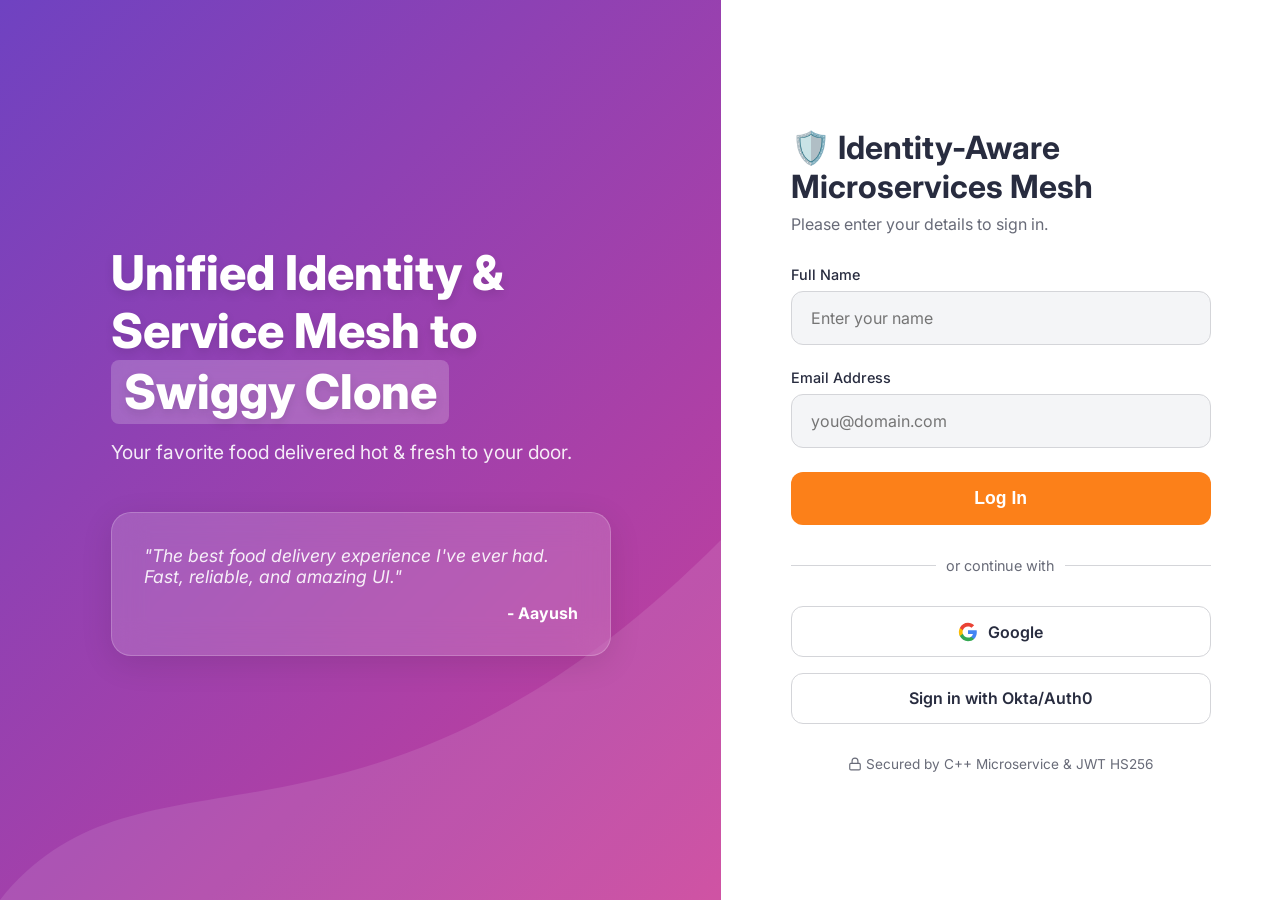
<file: index.html>
<!doctype html>
<html lang="en">
  <head>
<link rel="icon" href="data:image/svg+xml,<svg xmlns=%22http://www.w3.org/2000/svg%22 viewBox=%220 0 100 100%22><text y=%22.9em%22 font-size=%2290%22>🔒</text></svg>">
    <meta charset="UTF-8" />
    <meta name="viewport" content="width=device-width, initial-scale=1.0" />

    <title>Identity-Aware Backend</title>
    <meta name="description" content="Aayush's Scalable Food Delivery System built with C++ Microservices." />
    <meta property="og:type" content="website" />
    <meta property="og:url" content="http://65.2.37.48/" />
    <meta property="og:title" content="Swiggy Clone Architecture - By Aayush" />
    <meta property="og:description" content="Try out my scalable food delivery system! Fast, secure, and built on AWS." />
    <meta property="og:image" content="https://cdn.iconscout.com/icon/free/png-256/free-swiggy-1613371-1369418.png" />

    <link rel="preconnect" href="https://fonts.googleapis.com" />
    <link rel="preconnect" href="https://fonts.gstatic.com" crossorigin />
    <link href="https://fonts.googleapis.com/css2?family=Inter:wght@400;500;600;700;800&display=swap" rel="stylesheet" />
    <link rel="stylesheet" href="assets/css/login.css" />

    <script src="https://accounts.google.com/gsi/client" async defer></script>
  </head>
  <body>
    <style>
      #mobile-blocker { display: none; }

      @media (max-width: 768px) {
          body { overflow: hidden !important; background-color: #0f172a !important; }
          body > *:not(#mobile-blocker):not(style) { display: none !important; }

          #mobile-blocker {
              display: flex !important;
              position: fixed !important;
              top: 0 !important; left: 0 !important;
              width: 100vw !important; height: 100vh !important;
              background-color: #0f172a !important;
              color: #e2e8f0 !important;
              flex-direction: column !important;
              justify-content: center !important;
              align-items: center !important;
              z-index: 999999999 !important;
              padding: 30px !important; box-sizing: border-box !important;
              font-family: 'Inter', system-ui, sans-serif !important;
          }
          #mobile-blocker .lock-icon { font-size: 45px !important; margin-bottom: 15px !important; }
          #mobile-blocker h2 { color: #fc8019 !important; font-size: 22px !important; text-align: center !important; margin-bottom: 10px !important; font-weight: 800 !important; text-transform: uppercase !important; line-height: 1.2 !important; }
          #mobile-blocker h2 span { color: #ef4444 !important; font-size: 15px !important; display: block !important; margin-top: 5px !important; }
          #mobile-blocker .subtitle { font-size: 14px !important; text-align: center !important; color: #94a3b8 !important; margin-bottom: 25px !important; }
          #mobile-blocker .tech-stack { background: rgba(255, 255, 255, 0.05) !important; border: 1px solid rgba(255, 255, 255, 0.1) !important; border-radius: 8px !important; padding: 20px !important; width: 100% !important; max-width: 350px !important; margin-bottom: 25px !important; }
          #mobile-blocker .tech-stack p { color: #10b981 !important; font-size: 14px !important; margin-bottom: 12px !important; font-weight: bold !important; text-transform: uppercase !important; }
          #mobile-blocker .tech-stack ul { list-style: none !important; padding: 0 !important; margin: 0 !important; }
          #mobile-blocker .tech-stack ul li { font-size: 13px !important; margin-bottom: 10px !important; color: #cbd5e1 !important; font-family: 'Courier New', Courier, monospace !important; text-align: left !important; }
          #mobile-blocker .action-req { font-size: 13px !important; text-align: center !important; color: #fcd34d !important; line-height: 1.5 !important; background: rgba(252, 211, 77, 0.1) !important; padding: 15px !important; border-radius: 6px !important; border: 1px dashed #fcd34d !important; }
      }
    </style>

    <div id="mobile-blocker">
      <div class="lock-icon">🔒</div>
      <h2>SYSTEM DASHBOARD<br /><span>RESTRICTED ACCESS</span></h2>
      <p class="subtitle">This environment is optimized for Desktop monitors to view real-time backend telemetry.</p>

      <div class="tech-stack">
        <p><b>⚙️ Architecture Overview:</b></p>
        <ul>
          <li>> High-Throughput <b>C++ Microservices</b></li>
          <li>> Event-Driven Processing via <b>Kafka</b></li>
          <li>> Low-Latency Caching with <b>Redis Cloud</b></li>
          <li>> Scalable Infrastructure on <b>AWS (EC2 & RDS)</b></li>
          <li>> Secure Auth via <b>Google OAuth 2.0</b></li>
        </ul>
      </div>

      <p class="action-req">⚠️ <b>Action Required:</b> Please open this URL on a Laptop or Desktop to access the System UI.</p>
    </div>

    <div class="split-layout">
      <div class="left-pane">
        <div class="animated-bg"></div>
        <div class="content">
          <h1>Unified Identity & Service Mesh to <span class="brand">Swiggy Clone</span></h1>
          <p>Your favorite food delivered hot & fresh to your door.</p>
          <div class="glass-card">
            <p>"The best food delivery experience I've ever had. Fast, reliable, and amazing UI."</p>
            <div class="author">- Aayush</div>
          </div>
        </div>
      </div>

      <div class="right-pane">
        <div class="auth-container">

          <form id="auth-form" class="auth-form" onsubmit="handleAuth(event)">
            <h2 id="form-title">🛡️ Identity-Aware Microservices Mesh</h2>
            <p class="subtitle">Please enter your details to sign in.</p>

            <div class="form-group slide-input">
              <label for="user-full-name">Full Name</label>
              <input type="text" id="user-full-name" placeholder="Enter your name" required autocomplete="off" />
            </div>

            <div class="form-group slide-input">
              <label for="user-email-address">Email Address</label>
              <input type="email" id="user-email-address" placeholder="you@domain.com" required autocomplete="off" />
            </div>

            <button type="submit" class="primary-btn" id="submit-btn">
              <span class="btn-text" id="submit-text">Log In</span>
              <span class="spinner hidden"></span>
            </button>
          </form>

          <div class="divider">
            <span>or continue with</span>
          </div>

          <div class="social-login">
            <button class="social-btn google-btn" type="button" onclick="handleGoogleLogin()">
              <svg viewBox="0 0 24 24" width="20" height="20" xmlns="http://www.w3.org/2000/svg">
                <path d="M22.56 12.25c0-.78-.07-1.53-.2-2.25H12v4.26h5.92c-.26 1.37-1.04 2.53-2.21 3.31v2.77h3.57c2.08-1.92 3.28-4.74 3.28-8.09z" fill="#4285F4"/>
                <path d="M12 23c2.97 0 5.46-.98 7.28-2.66l-3.57-2.77c-.98.66-2.23 1.06-3.71 1.06-2.86 0-5.29-1.93-6.16-4.53H2.18v2.84C3.99 20.53 7.7 23 12 23z" fill="#34A853"/>
                <path d="M5.84 14.09c-.22-.66-.35-1.36-.35-2.09s.13-1.43.35-2.09V7.07H2.18C1.43 8.55 1 10.22 1 12s.43 3.45 1.18 4.93l2.85-2.22.81-.62z" fill="#FBBC05"/>
                <path d="M12 5.38c1.62 0 3.06.56 4.21 1.64l3.15-3.15C17.45 2.09 14.97 1 12 1 7.7 1 3.99 3.47 2.18 7.07l3.66 2.84c.87-2.6 3.3-4.53 6.16-4.53z" fill="#EA4335"/>
              </svg>
              Google
            </button>

            <button class="social-btn sso-btn" type="button" onclick="handleAuth0Login()">
              Sign in with Okta/Auth0
            </button>
          </div>

          <div class="secure-footer">
            <svg viewBox="0 0 24 24" width="14" height="14" fill="none" stroke="currentColor" stroke-width="2" stroke-linecap="round" stroke-linejoin="round" style="margin-right: 4px;">
              <rect x="3" y="11" width="18" height="11" rx="2" ry="2"></rect>
              <path d="M7 11V7a5 5 0 0 1 10 0v4"></path>
            </svg>
            Secured by C++ Microservice & JWT HS256
          </div>
        </div>
      </div>
    </div>

    <div id="toast-container" class="toast-container"></div>

    <script src="https://cdn.auth0.com/js/auth0-spa-js/2.0/auth0-spa-js.production.js"></script>
    <script src="assets/js/auth.js"></script>
    <script src="assets/js/login.js"></script>
  </body>
</html>
</file>
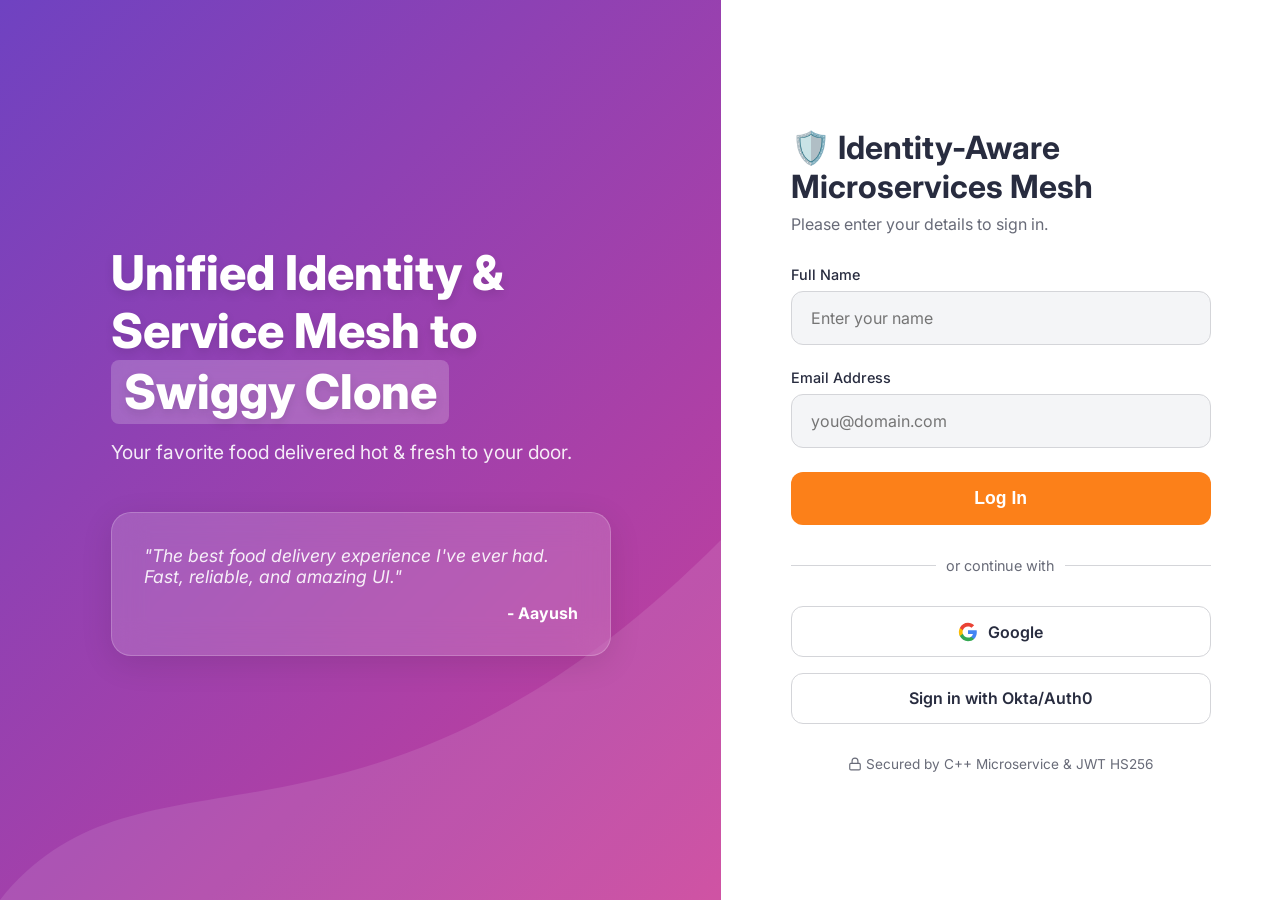
<file: dashboard.html>
<!doctype html>
<html lang="en">
  <head>
    <meta charset="UTF-8" />
    <meta name="viewport" content="width=device-width, initial-scale=1.0" />
    <title>
      Order food online from India's best food delivery service. Order from
      restaurants near you
    </title>

    <link rel="preconnect" href="https://fonts.googleapis.com" />
    <link rel="preconnect" href="https://fonts.gstatic.com" crossorigin />
    <link
      href="https://fonts.googleapis.com/css2?family=Proxima+Nova:wght@400;600;700;800&family=Inter:wght@400;500;600;700;800&display=swap"
      rel="stylesheet"
    />
    <link rel="stylesheet" href="assets/css/style.css" />
    <script src="https://cdn.auth0.com/js/auth0-spa-js/2.0/auth0-spa-js.production.js"></script>

    <style>
      #dev-monitor {
        width: 380px !important;
        background: rgba(10, 15, 25, 0.98) !important;
        border: 1px solid #334155 !important;
        padding: 20px !important;
      }
      #event-feed {
        height: 150px !important;
        overflow-y: auto !important;
        border-top: 1px solid #1e293b;
        margin-top: 10px;
        padding-top: 10px;
      }
      .feed-line {
        margin-bottom: 5px;
        border-left: 2px solid #fc8019;
        padding-left: 8px;
        font-size: 11px;
      }
    </style>
  </head>
  <body>
    <div id="mobile-blocker">
      <div class="lock-icon">🔒</div>
      <h2>SYSTEM DASHBOARD<br /><span>RESTRICTED ACCESS</span></h2>
      <p class="subtitle">
        This environment is optimized for Desktop monitors to view real-time
        backend telemetry.
      </p>

      <div class="tech-stack">
        <p><b>⚙️ Architecture Overview:</b></p>
        <ul>
          <li>> High-Throughput <b>C++ Microservices</b></li>
          <li>> Event-Driven Processing via <b>Kafka</b></li>
          <li>> Low-Latency Caching with <b>Redis Cloud</b></li>
          <li>> Scalable Infrastructure on <b>AWS (EC2 & RDS)</b></li>
          <li>> Secure Auth via <b>Google OAuth 2.0</b></li>
        </ul>
      </div>
      <p class="action-req">
        ⚠️ <b>Action Required:</b> Please open this URL on a Laptop or Desktop
        to access the Distributed System UI and Live Monitor.
      </p>
    </div>

    <header class="global-header">
      <div class="header-inner">
        <div class="header-left">
          <div class="logo-box">
            <img
              class="swiggy-logo"
              src="https://cdn.iconscout.com/icon/free/png-256/free-swiggy-1613371-1369418.png"
              alt="Swiggy"
            />
          </div>
        </div>

        <div class="header-right">
          <ul class="nav-list">
            <li class="nav-item">
              <a
                href="https://www.swiggy.com/corporate/"
                target="_blank"
                style="text-decoration: none; color: inherit; display: flex; align-items: center;"
              >
                <svg
                  width="20"
                  height="20"
                  viewBox="0 0 24 24"
                  fill="none"
                  class="nav-icon"
                >
                  <path
                    d="M21 8H3V6h18v2zm0 4H3v-2h18v2zm0 4H3v-2h18v2z"
                    fill="#3d4152"
                  ></path>
                </svg>
                Swiggy Corporate
              </a>
            </li>

            <li class="nav-item search-item">
              <a
                href="https://www.swiggy.com/search"
                target="_blank"
                style="text-decoration: none; color: inherit; display: flex; align-items: center;"
              >
                <svg viewBox="0 0 24 24" class="nav-icon">
                  <path
                    d="M15.5 14h-.79l-.28-.27C15.41 12.59 16 11.11 16 9.5 16 5.91 13.09 3 9.5 3S3 5.91 3 9.5 5.91 16 9.5 16c1.61 0 3.09-.59 4.23-1.57l.27.28v.79l5 4.99L20.49 19l-4.99-5zm-6 0C7.01 14 5 11.99 5 9.5S7.01 5 9.5 5 14 7.01 14 9.5 11.99 14 9.5 14z"
                    fill="#3d4152"
                  ></path>
                </svg>
                Search
              </a>
            </li>

            <li class="nav-item offers-item">
              <a
                href="https://www.swiggy.com/offers-near-me"
                target="_blank"
                style="text-decoration: none; color: inherit; display: flex; align-items: center;"
              >
                <svg viewBox="0 0 24 24" class="nav-icon">
                  <path
                    d="M21.41 11.58l-9-9C12.05 2.22 11.55 2 11 2H4c-1.1 0-2 .9-2 2v7c0 .55.22 1.05.59 1.41l9 9c.36.36.86.58 1.41.58s1.05-.22 1.41-.59l7-7c.36-.36.59-.86.59-1.41s-.23-1.06-.59-1.41zM5.5 7C4.67 7 4 6.33 4 5.5S4.67 4 5.5 4 7 4.67 7 5.5 6.33 7 5.5 7zm11.77 8.27l-7.25-7.25c.19-.34.33-.71.39-1.12l7.57 7.57c.18.18.29.43.29.7 s-.12.52-.3.7c-.18.18-.43.29-.7.29s-.52-.11-.7-.29z"
                    fill="#3d4152"
                  ></path>
                </svg>
                Offers <sup class="superscript">NEW</sup>
              </a>
            </li>

            <li class="nav-item" id="open-signin-modal">
              <svg viewBox="0 0 24 24" class="nav-icon">
                <path
                  d="M12 12c2.21 0 4-1.79 4-4s-1.79-4-4-4-4 1.79-4 4 1.79 4 4 4zm0 2c-2.67 0-8 1.34-8 4v2h16v-2c0-2.66-5.33-4-8-4z"
                  fill="#3d4152"
                ></path>
              </svg>
              <span id="user-display-name">Sign In</span>
            </li>

            <li
              class="nav-item cart-item"
              id="open-cart-sidebar"
              style="cursor: pointer;"
            >
              <span class="cart-icon-wrapper">
                <span class="cart-count">0</span>
              </span>
              Cart
            </li>
          </ul>
        </div>
      </div>
    </header>

    <main class="page-container" id="home-view">
      <section class="mind-section">
        <div class="section-header">
          <h2 class="title-h2">What's on your mind?</h2>
        </div>
        <div class="mind-carousel" id="dynamic-carousel"></div>
        <hr class="section-divider" />
      </section>

      <div class="section-header">
        <h2 class="title-h2">Top restaurant Near You</h2>
      </div>

      <div class="filters-container" id="filter-container">
        <div class="swiggy-pill" data-filter="all">All</div>
        <div class="swiggy-pill" data-filter="rating">Ratings 4.0+</div>
        <div class="swiggy-pill" data-filter="veg">Pure Veg</div>
        <div class="swiggy-pill" data-filter="fast">Fast Delivery</div>
      </div>

      <div class="swiggy-grid top-chains-grid" id="dynamic-grid"></div>
    </main>

    <main class="page-container hidden" id="restaurant-view">
      <button class="back-btn" id="back-to-home">← Back to Home</button>
      <div id="restaurant-info-header"></div>
      <hr class="section-divider" />
      <div class="menu-list" id="menu-container"></div>
    </main>

    <div class="modal-backdrop" id="modal-backdrop"></div>

    <aside class="search-overlay" id="search-overlay">
      <div class="search-header-box">
        <div class="search-input-group">
          <input
            type="text"
            id="live-search-input"
            placeholder="Search for restaurants and food"
          />
        </div>
        <button class="close-btn" id="close-search-btn">×</button>
      </div>
      <div class="search-results-grid" id="search-results-grid"></div>
    </aside>

    <aside class="auth-modal" id="cart-sidebar">
      <div class="modal-header">
        <button class="close-btn" id="close-cart-btn">×</button>
        <div class="modal-titles"><h2>Your Cart</h2></div>
      </div>
      <div class="cart-items-list" id="cart-items-container"></div>
      <div class="cart-footer hidden" id="cart-footer">
        <div class="cart-total-row">
          <span>To Pay</span><span id="cart-total-price">₹0</span>
        </div>
        <button class="submit-btn" id="checkout-btn">CHECKOUT</button>
      </div>
    </aside>

    <aside class="auth-modal" id="auth-modal">
      <div class="modal-header">
        <button class="close-btn" id="close-modal-btn">×</button>
        <div class="modal-titles">
          <h2>Account Gateway</h2>
          <p>Login or create an account</p>
        </div>
        <div class="modal-illustration">
          <img
            src="https://media-assets.swiggy.com/swiggy/image/upload/fl_lossy,f_auto,q_auto/Image-login_btpq7r"
            alt="Food icon"
          />
        </div>
      </div>
      <div
        class="security-badge"
        style="background: #f4f9f4; color: #11823b; padding: 8px; font-size: 11px; margin-bottom: 15px; border-radius: 4px;"
      >
        ✅ JWT Status: Secured via HS256
      </div>
      <form id="registration-form" onsubmit="handleAuth(event)">
        <div class="form-group slide-input" id="group-name">
          <input type="text" id="fullName" placeholder="Full Name" />
        </div>
        <div class="form-group slide-input">
          <input type="email" id="email" placeholder="Email Address" required />
        </div>
        <div class="form-group slide-input">
          <input
            type="password"
            id="password"
            placeholder="Password"
            required
            autocomplete="current-password"
          />
        </div>
        <button type="submit" id="submit-btn" class="submit-btn">
          PROCEED
        </button>
      </form>
    </aside>

    <div
      id="dev-monitor"
      style="position: fixed; bottom: 20px; right: 20px; width: 380px; background: rgba(10, 15, 25, 0.98); color: #00ff00; font-family: 'Courier New', monospace; padding: 20px; border-radius: 12px; border: 1px solid #334155; font-size: 11px; z-index: 10000; box-shadow: 0 20px 50px rgba(0,0,0,0.6); pointer-events: auto;"
    >
      <h4
        style="margin: 0 0 12px 0; color: #fc8019; border-bottom: 1px solid #334155; padding-bottom: 8px; display: flex; justify-content: space-between; font-size: 14px;"
      >
        <span>🚀 SYSTEM TELEMETRY</span>
        <span id="ngrok-status" style="font-size: 10px; color: #10b981;"
          >● LIVE</span
        >
      </h4>

      <div id="system-details" style="margin-bottom: 10px;">
        <div
          style="display: flex; justify-content: space-between; margin-bottom: 6px;"
        >
          <span style="color: #22d3ee;">USER:</span>
          <span id="mon-user" style="color: #fff; font-weight: bold;">---</span>
        </div>
        <div
          style="display: flex; justify-content: space-between; margin-bottom: 6px;"
        >
          <span style="color: #22d3ee;">INFRA:</span>
          <span style="color: #fff;">AWS EC2 + RDS (MySQL)</span>
        </div>
        <div style="display: flex; justify-content: space-between;">
          <span style="color: #22d3ee;">STACK:</span>
          <span style="color: #fff;">Kafka + Redis Cache</span>
        </div>
      </div>

      <div id="system-details" style="margin-bottom: 10px;">
        <div
          style="margin-top: 10px; background: rgba(34, 211, 238, 0.05); padding: 8px; border-radius: 4px; border: 1px dashed #22d3ee;"
        >
          <div
            style="display: flex; justify-content: space-between; margin-bottom: 4px; font-size: 10px;"
          >
            <span style="color: #22d3ee;">🔐 ACTIVE JWT (HS256):</span>
          </div>
          <div
            id="mon-jwt"
            style="color: #94a3b8; font-size: 9px; word-break: break-all; font-family: monospace; line-height: 1.2;"
          >
            Scanning session...
          </div>
        </div>
      </div>

      <hr style="border: 0; border-top: 1px solid #1e293b; margin: 10px 0;" />
      <div
        id="event-feed"
        style="height: 150px; overflow-y: auto; font-size: 10.5px; color: #aaa; scrollbar-width: none;"
      >
        <div
          style="margin-bottom: 5px; border-left: 2px solid #fc8019; padding-left: 8px;"
        >
          > Cluster Initialized...
        </div>
      </div>
    </div>

    <div id="toast-container" class="toast-container"></div>

    <!-- Correct Order of Scripts -->
    <script src="assets/js/data.js"></script>
    <script src="assets/js/auth.js"></script>
    <script src="assets/js/script.js"></script>

    <script>
      document.addEventListener("DOMContentLoaded", () => {
        // --- 1. THE DATA FETCHING LOGIC ---
        const updateDashboardTelemetry = () => {
            // Memory se data nikalna
            const userName = localStorage.getItem("foodapp_user") || "Guest Explorer";
            const token = localStorage.getItem("authToken") || "AWAITING_JWT_SESSION...";

            const monUser = document.getElementById("mon-user");
            const monJwt = document.getElementById("mon-jwt");
            const heroName = document.getElementById("hero-user-name"); // Bonus: Welcome message update

            // UI updates
            if(monUser) monUser.innerText = userName;
            if(heroName) heroName.innerText = userName;

            // Token display logic (truncated for sleek terminal look)
            if(monJwt) {
                monJwt.innerText = token.length > 60 ? token.substring(0, 60) + "..." : token;
                // Agar token mil gaya toh color change kar do
                if(token !== "AWAITING_JWT_SESSION...") {
                    monJwt.style.color = "#10b981"; // Active Green
                }
            }
        };

        // Run immediately
        updateDashboardTelemetry();
        // Re-check after 500ms (Redirect race condition safety)
        setTimeout(updateDashboardTelemetry, 500);

        // --- 2. KAFKA EVENT STREAMING LOGIC ---
        const eventFeed = document.getElementById("event-feed");

        function addLine(msg, color = "#10b981") {
            if(!eventFeed) return;
            const time = new Date().toLocaleTimeString().split(" ")[0];
            const div = document.createElement("div");
            div.style.marginBottom = "5px";
            div.style.borderLeft = "2px solid #fc8019";
            div.style.paddingLeft = "8px";
            div.innerHTML = `<span style="color: #666;">[${time}]</span> > ${msg}`;
            eventFeed.prepend(div);

            // Clean old logs
            if(eventFeed.children.length > 10) eventFeed.lastChild.remove();
        }

        // Initial Telemetry Logs
        addLine(`System: Distributed Node Active`, "#fff");
        addLine(`JWT: HS256 Signature Algorithm Verified`, "#22d3ee");

        // Dynamic Kafka/Redis Logs Array
        const logs = [
            `Kafka: Produced 'login_event' for ${localStorage.getItem("foodapp_user") || 'User'}`,
            "Redis: Key 'session_ttl' refreshed (TTL: 3600s)",
            "JWT: HS256 Signature Validated by C++ Core",
            "RDS: Query latency 0.3ms (MySQL Instance)",
            "Kafka: Partition 0 Offset committed",
            "Microservice: Health Check OK (Up 24/7)",
            "Redis: Cache Hit [top_restaurants_phagwara]"
        ];
        // Live Streaming loop (Every 4 seconds)
        setInterval(() => {
            const action = logs[Math.floor(Math.random() * logs.length)];
            addLine(action);
        }, 4000);
      });
    </script>

    <div id="location-drawer" class="location-drawer">
      <div class="drawer-header">
        <span class="close-btn" onclick="toggleDrawer()">×</span>
      </div>

      <div class="drawer-content">
        <div class="search-box">
          <input
            type="text"
            id="location-search"
            placeholder="Search for area, street name.."
          />
        </div>

        <div class="gps-option" onclick="getGPSLocation()">
          <div class="gps-icon">🎯</div>
          <div class="gps-text">
            <span class="title">Get current location</span>
            <span class="subtitle">Using GPS</span>
          </div>
        </div>
      </div>
    </div>

    <div
      id="drawer-overlay"
      class="drawer-overlay"
      onclick="toggleDrawer()"
    ></div>
  </body>
</html>
</file>
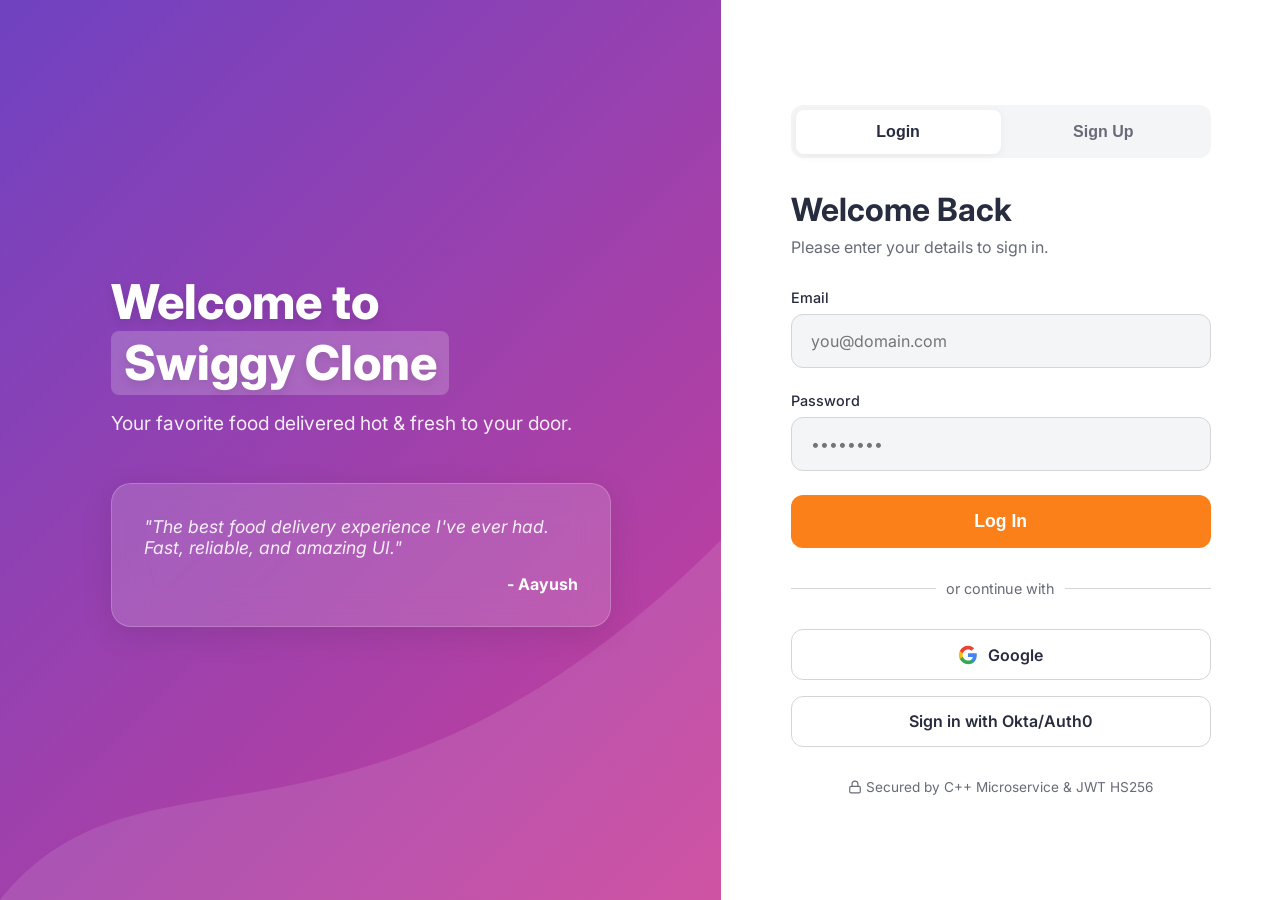
<file: login.html>
<!doctype html>
<html lang="en">
  <head>
    <meta charset="UTF-8" />
    <meta name="viewport" content="width=device-width, initial-scale=1.0" />
    <title>Welcome - Login & Sign Up</title>
    <link rel="preconnect" href="https://fonts.googleapis.com" />
    <link rel="preconnect" href="https://fonts.gstatic.com" crossorigin />
    <link
      href="https://fonts.googleapis.com/css2?family=Inter:wght@400;500;600;700;800&display=swap"
      rel="stylesheet"
    />
    <link rel="stylesheet" href="assets/css/login.css" />
  </head>
  <body>
    <div class="split-layout">
      <div class="left-pane">
        <div class="animated-bg"></div>
        <div class="content">
          <h1>Welcome to <span class="brand">Swiggy Clone</span></h1>
          <p>Your favorite food delivered hot & fresh to your door.</p>
          <div class="glass-card">
            <p>
              "The best food delivery experience I've ever had. Fast, reliable,
              and amazing UI."
            </p>
            <div class="author">- Aayush</div>
          </div>
        </div>
      </div>

      <div class="right-pane">
        <div class="auth-container">
          <div class="toggle-btns">
            <button class="toggle-btn active" id="btn-login">Login</button>
            <button class="toggle-btn" id="btn-signup">Sign Up</button>
          </div>

          <form id="auth-form" class="auth-form" onsubmit="handleAuth(event)">
            <h2 id="form-title">Welcome Back</h2>
            <p class="subtitle" id="form-subtitle">
              Please enter your details to sign in.
            </p>

            <div class="form-group slide-input hidden" id="group-name">
              <label for="fullName">Full Name</label>
              <input type="text" id="fullName" placeholder="Your Name" />
            </div>

            <div class="form-group slide-input">
              <label for="email">Email</label>
              <input
                type="email"
                id="email"
                required
                placeholder="you@domain.com"
              />
            </div>

            <div class="form-group slide-input">
              <label for="password">Password</label>
              <input
                type="password"
                id="password"
                required
                placeholder="••••••••"
              />
            </div>

            <button type="submit" class="primary-btn" id="submit-btn">
              <span class="btn-text" id="submit-text">Log In</span>
              <span class="spinner hidden"></span>
            </button>
          </form>

          <div class="divider">
            <span>or continue with</span>
          </div>

          <div class="social-login">
            <button
              onclick="loginSSO()"
              class="social-btn google-btn"
              type="button"
            >
              <svg
                viewBox="0 0 24 24"
                width="20"
                height="20"
                xmlns="http://www.w3.org/2000/svg"
              >
                <path
                  d="M22.56 12.25c0-.78-.07-1.53-.2-2.25H12v4.26h5.92c-.26 1.37-1.04 2.53-2.21 3.31v2.77h3.57c2.08-1.92 3.28-4.74 3.28-8.09z"
                  fill="#4285F4"
                />
                <path
                  d="M12 23c2.97 0 5.46-.98 7.28-2.66l-3.57-2.77c-.98.66-2.23 1.06-3.71 1.06-2.86 0-5.29-1.93-6.16-4.53H2.18v2.84C3.99 20.53 7.7 23 12 23z"
                  fill="#34A853"
                />
                <path
                  d="M5.84 14.09c-.22-.66-.35-1.36-.35-2.09s.13-1.43.35-2.09V7.07H2.18C1.43 8.55 1 10.22 1 12s.43 3.45 1.18 4.93l2.85-2.22.81-.62z"
                  fill="#FBBC05"
                />
                <path
                  d="M12 5.38c1.62 0 3.06.56 4.21 1.64l3.15-3.15C17.45 2.09 14.97 1 12 1 7.7 1 3.99 3.47 2.18 7.07l3.66 2.84c.87-2.6 3.3-4.53 6.16-4.53z"
                  fill="#EA4335"
                />
              </svg>
              Google
            </button>

            <button
              onclick="loginSSO()"
              class="social-btn sso-btn"
              type="button"
              style="display: flex; gap: 8px; justify-content: center; align-items: center;"
            >
              Sign in with Okta/Auth0
            </button>
          </div>

          <div class="secure-footer">
            <svg
              viewBox="0 0 24 24"
              width="14"
              height="14"
              fill="none"
              stroke="currentColor"
              stroke-width="2"
              stroke-linecap="round"
              stroke-linejoin="round"
              style="margin-right: 4px;"
            >
              <rect x="3" y="11" width="18" height="11" rx="2" ry="2"></rect>
              <path d="M7 11V7a5 5 0 0 1 10 0v4"></path>
            </svg>
            Secured by C++ Microservice & JWT HS256
          </div>
        </div>
      </div>
    </div>

    <div id="toast-container" class="toast-container"></div>

    <script src="https://cdn.auth0.com/js/auth0-spa-js/2.0/auth0-spa-js.production.js"></script>
    <script src="assets/js/auth.js"></script>
    <script src="assets/js/login.js"></script>
  </body>
</html>
</file>
<file: assets/css/login.css>
:root {
  --primary-color: #fc8019;
  --primary-hover: #e06c00;
  --text-dark: #282c3f;
  --text-light: #686b78;
  --bg-color: #ffffff;
  --bg-light: #f4f5f7;
  --border-color: #d4d5d9;
  --success: #11823b;
  --error: #e53935;
}

* {
  margin: 0;
  padding: 0;
  box-sizing: border-box;
}

body {
  font-family: 'Inter', sans-serif;
  background-color: var(--bg-color);
  color: var(--text-dark);
  overflow: hidden; /* Prevent scroll on login */
}

/* Split Layout */
.split-layout {
  display: flex;
  height: 100vh;
  width: 100vw;
}

/* Left Pane with Animated Background */
.left-pane {
  flex: 1.2;
  position: relative;
  background: linear-gradient(-45deg, #fc8019, #ff9e43, #e83e8c, #6f42c1);
  background-size: 400% 400%;
  animation: gradientBG 15s ease infinite;
  display: flex;
  align-items: center;
  justify-content: center;
  padding: 4rem;
  color: white;
  overflow: hidden;
}

@keyframes gradientBG {
  0% { background-position: 0% 50%; }
  50% { background-position: 100% 50%; }
  100% { background-position: 0% 50%; }
}

.left-pane .animated-bg {
  position: absolute;
  top: 0;
  left: 0;
  width: 100%;
  height: 100%;
  background: url('data:image/svg+xml;utf8,<svg xmlns="http://www.w3.org/2000/svg" viewBox="0 0 100 100" preserveAspectRatio="none"><path fill="rgba(255,255,255,0.1)" d="M0,100 C20,80 50,100 100,60 L100,100 Z"/></svg>') bottom/cover no-repeat;
  pointer-events: none;
}

.left-pane .content {
  position: relative;
  z-index: 2;
  max-width: 500px;
}

.left-pane h1 {
  font-size: 3rem;
  font-weight: 800;
  margin-bottom: 1rem;
  line-height: 1.2;
  text-shadow: 0 4px 10px rgba(0,0,0,0.1);
}

.brand {
  color: #fff;
  background: rgba(255, 255, 255, 0.2);
  padding: 0.2rem 0.8rem;
  border-radius: 8px;
  display: inline-block;
  backdrop-filter: blur(10px);
}

.left-pane p {
  font-size: 1.2rem;
  opacity: 0.9;
  margin-bottom: 3rem;
}

/* Glass Card Quote */
.glass-card {
  background: rgba(255, 255, 255, 0.15);
  backdrop-filter: blur(16px);
  -webkit-backdrop-filter: blur(16px);
  border: 1px solid rgba(255, 255, 255, 0.2);
  border-radius: 20px;
  padding: 2rem;
  box-shadow: 0 8px 32px rgba(0, 0, 0, 0.1);
  transform: translateY(0);
  transition: transform 0.3s ease;
}

.glass-card:hover {
  transform: translateY(-5px);
}

.glass-card p {
  font-size: 1.1rem;
  font-style: italic;
  margin-bottom: 1rem;
}

.glass-card .author {
  font-weight: 700;
  font-size: 1rem;
  text-align: right;
  opacity: 1;
}

/* Right Pane - Auth Form */
.right-pane {
  flex: 1;
  display: flex;
  flex-direction: column;
  align-items: center;
  justify-content: center;
  padding: 2rem;
  background: #ffffff;
  position: relative;
}

.auth-container {
  width: 100%;
  max-width: 420px;
  animation: slideUp 0.6s ease-out backwards;
}

@keyframes slideUp {
  from { opacity: 0; transform: translateY(30px); }
  to { opacity: 1; transform: translateY(0); }
}

/* Toggle Buttons */
.toggle-btns {
  display: flex;
  margin-bottom: 2rem;
  background: var(--bg-light);
  border-radius: 12px;
  padding: 0.3rem;
  position: relative;
}

.toggle-btn {
  flex: 1;
  padding: 0.8rem;
  border: none;
  background: transparent;
  font-size: 1rem;
  font-weight: 600;
  color: var(--text-light);
  cursor: pointer;
  border-radius: 8px;
  transition: all 0.3s ease;
  z-index: 2;
}

.toggle-btn.active {
  color: var(--text-dark);
  background: #fff;
  box-shadow: 0 2px 10px rgba(0,0,0,0.05);
}

/* Form Styles */
.auth-form h2 {
  font-size: 2rem;
  font-weight: 700;
  margin-bottom: 0.5rem;
}

.auth-form .subtitle {
  color: var(--text-light);
  margin-bottom: 2rem;
}

.form-group {
  margin-bottom: 1.5rem;
  position: relative;
}

.form-group.hidden {
  display: none;
}

.form-group label {
  display: block;
  font-size: 0.9rem;
  font-weight: 500;
  margin-bottom: 0.5rem;
  color: var(--text-dark);
}

.form-group input {
  width: 100%;
  padding: 1rem 1.2rem;
  border: 1px solid var(--border-color);
  border-radius: 12px;
  font-size: 1rem;
  transition: all 0.3s ease;
  background: var(--bg-light);
  font-family: inherit;
}

.form-group input:focus {
  outline: none;
  border-color: var(--primary-color);
  background: #fff;
  box-shadow: 0 0 0 4px rgba(252, 128, 25, 0.1);
}

/* Primary Button */
.primary-btn {
  width: 100%;
  padding: 1rem;
  background: var(--primary-color);
  color: #fff;
  border: none;
  border-radius: 12px;
  font-size: 1.1rem;
  font-weight: 700;
  cursor: pointer;
  transition: all 0.3s ease;
  display: flex;
  align-items: center;
  justify-content: center;
  position: relative;
  overflow: hidden;
}

.primary-btn:hover {
  background: var(--primary-hover);
  transform: translateY(-2px);
  box-shadow: 0 4px 15px rgba(252, 128, 25, 0.3);
}

.primary-btn:active {
  transform: translateY(0);
}

/* Divider */
.divider {
  display: flex;
  align-items: center;
  text-align: center;
  margin: 2rem 0;
  color: var(--text-light);
  font-size: 0.9rem;
}

.divider::before,
.divider::after {
  content: '';
  flex: 1;
  border-bottom: 1px solid var(--border-color);
}

.divider span {
  padding: 0 10px;
}

/* Social Login */
.social-login {
  display: flex;
  flex-direction: column;
  gap: 1rem;
}

.social-btn {
  width: 100%;
  padding: 0.9rem;
  background: #fff;
  border: 1px solid var(--border-color);
  border-radius: 12px;
  font-size: 1rem;
  font-weight: 600;
  color: var(--text-dark);
  cursor: pointer;
  display: flex;
  align-items: center;
  justify-content: center;
  gap: 10px;
  transition: all 0.2s ease;
  font-family: inherit;
}

.social-btn:hover {
  background: var(--bg-light);
  border-color: #b0b1b6;
}

.secure-footer {
  margin-top: 2rem;
  text-align: center;
  font-size: 0.85rem;
  color: var(--text-light);
  display: flex;
  align-items: center;
  justify-content: center;
}

/* Toast System */
.toast-container {
  position: fixed;
  bottom: 24px;
  left: 50%;
  transform: translateX(-50%);
  display: flex;
  flex-direction: column;
  gap: 10px;
  z-index: 1000;
}

.toast {
  padding: 12px 24px;
  border-radius: 8px;
  color: #fff;
  font-weight: 500;
  font-size: 14px;
  box-shadow: 0 4px 12px rgba(0,0,0,0.15);
  animation: slideUpToast 0.3s ease forwards;
}

.toast.success { background: var(--success); }
.toast.error { background: var(--error); }

@keyframes slideUpToast {
  from { opacity: 0; transform: translateY(20px); }
  to { opacity: 1; transform: translateY(0); }
}

.toast.fadeOut {
  animation: fadeOutToast 0.3s ease forwards;
}

@keyframes fadeOutToast {
  from { opacity: 1; transform: translateY(0); }
  to { opacity: 0; transform: translateY(20px); }
}

/* Spinner */
.spinner {
  width: 20px;
  height: 20px;
  border: 3px solid rgba(255,255,255,0.3);
  border-radius: 50%;
  border-top-color: #fff;
  animation: spin 1s ease-in-out infinite;
  margin-left: 10px;
}

@keyframes spin {
  to { transform: rotate(360deg); }
}

.spinner.hidden {
  display: none;
}

/* Google Account Selection Modal */
.modal-backdrop {
  position: fixed;
  top: 0; left: 0; right: 0; bottom: 0;
  background: rgba(0,0,0,0.5);
  opacity: 0;
  pointer-events: none;
  transition: opacity 0.3s ease;
  z-index: 1000;
}
.modal-backdrop.active {
  opacity: 1;
  pointer-events: all;
}
.google-modal {
  position: fixed;
  top: 50%; left: 50%;
  transform: translate(-50%, -40%);
  background: #fff;
  border-radius: 12px;
  width: 100%;
  max-width: 400px;
  z-index: 1001;
  opacity: 0;
  pointer-events: none;
  transition: all 0.3s ease;
  box-shadow: 0 10px 30px rgba(0,0,0,0.2);
  padding: 24px 0;
}
.google-modal.active {
  opacity: 1;
  transform: translate(-50%, -50%);
  pointer-events: all;
}
.google-modal-header {
  text-align: center;
  padding: 0 24px 16px;
  border-bottom: 1px solid var(--border-color);
}
.google-modal-header h2 {
  font-size: 1.5rem;
  font-weight: 500;
  color: #202124;
  margin-bottom: 8px;
}
.google-modal-header p {
  color: #5f6368;
  font-size: 1rem;
}
.google-accounts-list {
  padding-top: 8px;
}
.google-account-item {
  display: flex;
  align-items: center;
  padding: 12px 24px;
  cursor: pointer;
  transition: background 0.2s ease;
}
.google-account-item:hover {
  background: #f8f9fa;
}
.google-account-item.border-top {
  border-top: 1px solid var(--border-color);
  margin-top: 8px;
  padding-top: 16px;
}
.account-avatar {
  width: 36px; height: 36px;
  border-radius: 50%;
  background: #1a73e8;
  color: #fff;
  display: flex;
  align-items: center;
  justify-content: center;
  font-weight: 500;
  font-size: 1.2rem;
  margin-right: 16px;
}
.account-avatar.jane { background: #e91e63; }
.account-icon {
  width: 36px; height: 36px;
  display: flex;
  align-items: center;
  justify-content: center;
  color: #5f6368;
  margin-right: 16px;
}
.account-info {
  flex: 1;
}
.account-name {
  color: #3c4043;
  font-weight: 500;
  font-size: 0.95rem;
  margin-bottom: 2px;
}
.account-email {
  color: #5f6368;
  font-size: 0.85rem;
}

/* Responsive */
@media (max-width: 900px) {
  .split-layout {
    flex-direction: column;
  }
  .left-pane {
    flex: 0.4;
    padding: 2rem;
  }
  .left-pane h1 { font-size: 2rem; }
  .left-pane p { margin-bottom: 2rem; }
  .glass-card { display: none; } /* Hide on small screens for space */
  
  .right-pane {
    flex: 1;
    border-radius: 30px 30px 0 0;
    margin-top: -30px; /* Overlap */
    z-index: 10;
  }
}
</file>
<file: assets/css/style.css>
/* --- START OF AAYUSH'S ORIGINAL 900+ LINE CODE --- */

/* Exact Swiggy Clone Styles */
:root {
  --swiggy-orange: #fc8019;
  --text-primary: rgba(2, 6, 12, 0.92); /* #02060CEB */
  --text-secondary: rgba(2, 6, 12, 0.6); /* #02060C99 */
  --bg-white: #ffffff;
  --bg-hover: #f0f0f5;
  --border-light: rgba(2, 6, 12, 0.15);
  --success-green: #11823b;
  --font-stack: "Proxima Nova", "Inter", system-ui, -apple-system, sans-serif;
}

* {
  box-sizing: border-box;
  margin: 0;
  padding: 0;
}

body {
  font-family: var(--font-stack);
  background-color: var(--bg-white);
  color: var(--text-primary);
  line-height: 1.2;
  -webkit-font-smoothing: antialiased;
  overflow-x: hidden;
}

/* --- GLOBAL HEADER --- */
.global-header {
  height: 80px;
  background-color: var(--bg-white);
  box-shadow: 0 15px 40px -20px rgba(40, 44, 63, 0.15);
  position: sticky;
  top: 0;
  z-index: 1000;
  width: 100%;
}

.header-inner {
  max-width: 1200px;
  margin: 0 auto;
  height: 100%;
  display: flex;
  justify-content: space-between;
  align-items: center;
  padding: 0 20px;
}

.header-left {
  display: flex;
  align-items: center;
  gap: 32px;
}

.logo-box {
  cursor: pointer;
  transition: transform 0.3s cubic-bezier(0.2, 1, 0.2, 1);
}

.logo-box:hover {
  transform: scale(1.1);
}

.swiggy-logo {
  height: 48px;
  width: auto;
  display: block;
}

.location-box {
  display: flex;
  align-items: center;
  cursor: pointer;
  font-size: 14px;
}

.loc-type {
  font-weight: 700;
  color: var(--text-primary);
  border-bottom: 2px solid var(--text-primary);
  padding-bottom: 2px;
}

.loc-type:hover {
  color: var(--swiggy-orange);
  border-color: var(--swiggy-orange);
}

.loc-arrow {
  margin-left: 8px;
  display: flex;
  align-items: center;
}

.arrow-svg {
  width: 18px;
  height: 18px;
}

.header-right {
  height: 100%;
}

.nav-list {
  display: flex;
  align-items: center;
  height: 100%;
  list-style: none;
  gap: clamp(16px, 3vw, 40px);
}

.nav-item {
  display: flex;
  align-items: center;
  font-size: 16px;
  font-weight: 600;
  color: #3d4152;
  cursor: pointer;
  height: 100%;
  position: relative;
  transition: color 0.15s;
}

.nav-icon {
  width: 20px;
  height: 20px;
  margin-right: 10px;
}

.nav-item:hover {
  color: var(--swiggy-orange);
}

.nav-item:hover .nav-icon path {
  fill: var(--swiggy-orange);
}

.offers-item {
  position: relative;
}

.superscript {
  color: #ffa700;
  font-size: 10px;
  font-weight: 700;
  position: absolute;
  top: 24px;
  right: -24px;
}

.cart-icon-wrapper {
  margin-right: 10px;
  position: relative;
}

.cart-count {
  font-size: 14px;
  font-weight: 600;
}

/* --- MAIN PAGE CONTAINER --- */
.page-container {
  max-width: 1200px;
  margin: 0 auto;
  padding: 32px 20px 60px 20px;
}

/* --- SECTION HEADERS & ARROWS --- */
.section-header {
  display: flex;
  justify-content: space-between;
  align-items: center;
  margin-bottom: 16px;
}

.title-h2 {
  font-size: 24px;
  font-weight: 800;
  color: var(--text-primary);
  letter-spacing: -0.4px;
}

.nav-arrows {
  display: flex;
  gap: 12px;
}

.arrow-btn {
  width: 32px;
  height: 32px;
  border-radius: 50%;
  border: none;
  background-color: #e2e2e7;
  display: flex;
  justify-content: center;
  align-items: center;
  cursor: pointer;
  color: #02060ceb;
  transition: opacity 0.2s;
}

.arrow-btn:hover {
  opacity: 0.8;
}

.arrow-btn svg {
  fill: currentColor;
}

/* --- WHAT'S ON YOUR MIND CAROUSEL --- */
.mind-section {
  margin-bottom: 32px;
}

.mind-carousel {
  display: flex;
  gap: 24px;
  overflow-x: auto;
  padding: 10px 0;
  -ms-overflow-style: none;
  scrollbar-width: none;
  scroll-behavior: smooth;
}

.mind-carousel::-webkit-scrollbar {
  display: none;
}

.mind-item {
  flex: 0 0 auto;
  width: 144px;
  cursor: pointer;
  text-align: center;
}

.mind-item img {
  width: 100%;
  height: auto;
  border-radius: 50%;
  transition: transform 0.2s ease;
}

.mind-item:hover img {
  transform: scale(1.05);
}

.section-divider {
  border: 0;
  height: 1px;
  background-color: var(--border-light);
  margin-top: 40px;
  margin-bottom: 40px;
}

/* --- FILTERS --- */
.filters-container {
  display: flex;
  gap: 12px;
  overflow-x: auto;
  padding: 8px 0 24px 0;
  -ms-overflow-style: none;
  scrollbar-width: none;
}

.filters-container::-webkit-scrollbar {
  display: none;
}

.swiggy-pill {
  white-space: nowrap;
  padding: 8px 16px;
  border: 1px solid var(--border-light);
  border-radius: 18px;
  font-size: 14px;
  font-weight: 600;
  color: var(--text-primary);
  background-color: var(--bg-white);
  cursor: pointer;
  display: flex;
  align-items: center;
  gap: 6px;
  transition:
    background-color 0.2s,
    box-shadow 0.2s;
  box-shadow: 0 2px 6px rgba(0, 0, 0, 0.04);
}

.swiggy-pill:hover {
  background-color: var(--bg-hover);
}

/* --- SWIGGY GRID & CARDS --- */
.swiggy-grid {
  display: grid;
  grid-template-columns: repeat(4, 1fr);
  gap: 32px;
  row-gap: 48px;
}

.swiggy-card {
  text-decoration: none;
  color: inherit;
  display: block;
  transition: transform 0.1s;
}

.swiggy-card:hover {
  transform: scale(0.95);
}

.card-img-wrapper {
  position: relative;
  width: 100%;
  aspect-ratio: 273 / 182;
  border-radius: 16px;
  overflow: hidden;
  margin-bottom: 12px;
}

.card-img-wrapper img {
  width: 100%;
  height: 100%;
  object-fit: cover;
  display: block;
}

.free-delivery-badge {
  position: absolute;
  top: 0;
  left: 0;
  background-color: rgba(36, 150, 63, 0.9);
  color: white;
  padding: 4px 8px;
  font-size: 13px;
  font-weight: 700;
  border-bottom-right-radius: 8px;
  z-index: 2;
  text-transform: uppercase;
  letter-spacing: 0.2px;
}

.card-gradient-overlay {
  position: absolute;
  bottom: 0;
  left: 0;
  width: 100%;
  height: 60%;
  background: linear-gradient(
    to top,
    rgba(0, 0, 0, 0.9) 0%,
    rgba(0, 0, 0, 0) 100%
  );
  z-index: 1;
}

.offer-text {
  position: absolute;
  bottom: 8px;
  left: 12px;
  color: white;
  font-size: 20px; /* Matched image boldness */
  font-weight: 800;
  line-height: 1.1;
  letter-spacing: -0.5px;
  z-index: 2;
}

.card-info {
  padding: 0 8px;
}

.res-name {
  font-size: 18px;
  font-weight: 700;
  color: var(--text-primary);
  margin-bottom: 4px;
  white-space: nowrap;
  overflow: hidden;
  text-overflow: ellipsis;
}

.res-rating-line {
  display: flex;
  align-items: center;
  font-size: 16px;
  font-weight: 600;
  color: var(--text-primary);
  margin-bottom: 4px;
}

.res-rating-line svg {
  margin-right: 4px;
}

.dot-separator {
  margin: 0 6px;
  color: var(--text-secondary);
}

.eta-text {
  font-size: 16px;
}

.res-cuisines {
  font-size: 16px;
  color: var(--text-secondary);
  font-weight: 400;
  white-space: nowrap;
  overflow: hidden;
  text-overflow: ellipsis;
  margin-bottom: 2px;
}

.res-location {
  font-size: 16px;
  color: var(--text-secondary);
  font-weight: 400;
}

/* --- SWIGGY SLIDE-IN MODAL (LOGIN / SIGN UP) --- */
.modal-backdrop {
  position: fixed;
  top: 0;
  left: 0;
  width: 100vw;
  height: 100vh;
  background-color: rgba(40, 44, 63, 0.7);
  opacity: 0;
  visibility: hidden;
  transition:
    opacity 0.3s ease,
    visibility 0.3s ease;
  z-index: 2000;
}

.modal-backdrop.active {
  opacity: 1;
  visibility: visible;
}

.auth-modal {
  position: fixed;
  top: 0;
  right: 0;
  width: 100%;
  max-width: 440px;
  height: 100vh;
  background-color: var(--bg-white);
  z-index: 2001;
  transform: translateX(100%);
  transition: transform 0.4s cubic-bezier(0.2, 0, 0.2, 1);
  padding: 24px 40px;
  overflow-y: auto;
}

.auth-modal.active {
  transform: translateX(0);
}

.modal-header {
  position: relative;
  display: flex;
  justify-content: space-between;
  align-items: flex-start;
  margin-bottom: 20px;
  margin-top: 10px;
}

.close-btn {
  background: none;
  border: none;
  cursor: pointer;
  padding: 8px 0;
  margin-bottom: 16px;
  display: block;
  outline: none;
}

.modal-titles h2 {
  font-size: 30px;
  font-weight: 600;
  margin-bottom: 8px;
  color: var(--text-primary);
}

.modal-titles p {
  color: var(--text-primary);
  font-size: 14px;
}

.modal-titles p a {
  font-weight: 600;
}

.modal-illustration img {
  width: 100px;
  height: 100px;
  object-fit: cover;
}

/* Security Badge */
.security-badge {
  display: inline-flex;
  align-items: center;
  gap: 8px;
  background-color: rgba(17, 130, 59, 0.1);
  color: var(--success-green);
  padding: 8px 12px;
  border-radius: 6px;
  font-size: 14px;
  font-weight: 700;
  margin-bottom: 20px;
  width: 100%;
  border: 1px solid rgba(17, 130, 59, 0.2);
}

.registration-form {
  display: flex;
  flex-direction: column;
}

.form-group.slide-input input {
  width: 100%;
  padding: 24px 20px;
  font-size: 17px;
  font-weight: 500;
  border: 1px solid #d4d5d9;
  border-radius: 0;
  outline: none;
  color: var(--text-primary);
  background: transparent;
}

/* Connect borders for Swiggy Stacked Inputs */
.form-group:first-child input {
  border-top: 1px solid #d4d5d9;
}
.form-group:nth-child(n + 2) input {
  border-top: none;
}

.form-group.slide-input input::placeholder {
  color: #93959f;
  font-weight: 500;
}

.form-group.slide-input input:focus {
  border: 1px solid #fc8019;
  z-index: 1;
  position: relative;
}

/* Remove bottom margin for contiguous inputs */
.form-group {
  margin-bottom: 0;
}

.submit-btn {
  width: 100%;
  background-color: var(--swiggy-orange);
  color: white;
  border: none;
  padding: 16px;
  font-size: 14px;
  font-weight: 700;
  letter-spacing: 0px;
  border-radius: 0; /* Swiggy buttons are sharp */
  cursor: pointer;
  display: flex;
  justify-content: center;
  align-items: center;
  transition: transform 0.1s ease;
  font-family: inherit;
  margin-top: 24px;
  box-shadow: 0 2px 8px rgba(252, 128, 25, 0.4);
}

.submit-btn:active {
  transform: scale(0.98);
}

.submit-btn:disabled {
  background-color: #fca25e;
  cursor: not-allowed;
  transform: none;
}

.spinner {
  border: 3px solid rgba(255, 255, 255, 0.3);
  border-radius: 50%;
  border-top: 3px solid white;
  width: 20px;
  height: 20px;
  animation: spin 1s linear infinite;
  margin-left: 10px;
}

@keyframes spin {
  0% {
    transform: rotate(0deg);
  }
  100% {
    transform: rotate(360deg);
  }
}

.hidden {
  display: none !important;
}

.terms {
  font-size: 12px;
  color: var(--text-secondary);
  margin-top: 16px;
  line-height: 1.4;
}

/* --- TOAST --- */
.toast-container {
  position: fixed;
  bottom: 24px;
  left: 50%;
  transform: translateX(-50%);
  z-index: 3000;
  display: flex;
  flex-direction: column;
  gap: 12px;
  pointer-events: none;
}

.toast {
  background-color: #282c3f; /* Dark toast for contrast */
  color: white;
  padding: 16px 24px;
  border-radius: 4px;
  font-weight: 600;
  font-size: 14px;
  pointer-events: auto;
  animation: slideUp 0.3s cubic-bezier(0.2, 0, 0.2, 1) forwards;
  box-shadow: 0 4px 12px rgba(0, 0, 0, 0.15);
}

.toast.error {
  border-left: 4px solid #ef4f5f; /* Red for error */
}

.toast.success {
  border-left: 4px solid #11823b; /* Green for success */
}

.toast.fadeOut {
  animation: fadeOutDown 0.3s ease forwards;
}

@keyframes slideUp {
  0% {
    transform: translateY(100%);
    opacity: 0;
  }
  100% {
    transform: translateY(0);
    opacity: 1;
  }
}

@keyframes fadeOutDown {
  0% {
    transform: translateY(0);
    opacity: 1;
  }
  100% {
    transform: translateY(100%);
    opacity: 0;
  }
}

/* --- SPA: RESTAURANT MENU VIEW --- */
.back-btn {
  background: none;
  border: none;
  font-size: 16px;
  font-weight: 700;
  color: var(--swiggy-orange);
  cursor: pointer;
  margin-bottom: 24px;
  display: flex;
  align-items: center;
  gap: 8px;
}

#restaurant-info-header {
  margin-bottom: 24px;
}

#restaurant-info-header h1 {
  font-size: 32px;
  font-weight: 800;
  margin-bottom: 8px;
}

.menu-list {
  display: flex;
  flex-direction: column;
  gap: 24px;
  margin-bottom: 60px;
}

.menu-item {
  display: flex;
  justify-content: space-between;
  align-items: center;
  padding-bottom: 24px;
  border-bottom: 1px solid var(--border-light);
}

.menu-info h3 {
  font-size: 18px;
  font-weight: 700;
  margin-bottom: 4px;
}

.menu-price {
  font-size: 16px;
  font-weight: 600;
  color: var(--text-primary);
  margin-bottom: 8px;
}

.menu-desc {
  font-size: 14px;
  color: var(--text-secondary);
  max-width: 400px;
}

.veg-icon {
  width: 16px;
  height: 16px;
  border-radius: 4px;
  display: inline-block;
  margin-bottom: 6px;
  border: 1px solid;
  position: relative;
}

.veg-icon.veg {
  border-color: #0f8a65;
}
.veg-icon.non-veg {
  border-color: #e43b4f;
}

.veg-icon::after {
  content: "";
  position: absolute;
  top: 3px;
  left: 3px;
  width: 8px;
  height: 8px;
  border-radius: 50%;
}
.veg-icon.veg::after {
  background-color: #0f8a65;
}
.veg-icon.non-veg::after {
  background-color: #e43b4f;
}

.add-btn {
  background-color: var(--bg-white);
  color: var(--success-green);
  border: 1px solid var(--border-light);
  padding: 8px 32px;
  font-weight: 700;
  font-size: 14px;
  border-radius: 4px;
  cursor: pointer;
  box-shadow: 0 2px 8px rgba(0, 0, 0, 0.08);
  transition: all 0.2s;
}

.add-btn:hover {
  box-shadow: 0 4px 12px rgba(0, 0, 0, 0.12);
}

/* --- SPA: CART SIDEBAR --- */
.cart-items-list {
  display: flex;
  flex-direction: column;
  gap: 16px;
  margin-bottom: 24px;
}

.cart-item {
  display: flex;
  justify-content: space-between;
  align-items: center;
  font-size: 14px;
}

.cart-item-name {
  font-weight: 600;
  flex: 1;
}

.cart-controls {
  display: flex;
  align-items: center;
  border: 1px solid var(--border-light);
  border-radius: 4px;
  margin: 0 16px;
}

.qty-btn {
  background: none;
  border: none;
  width: 28px;
  height: 28px;
  color: var(--success-green);
  font-weight: 700;
  cursor: pointer;
}

.qty-val {
  font-weight: 600;
  width: 20px;
  text-align: center;
}

.cart-item-price {
  font-weight: 500;
  width: 50px;
  text-align: right;
}

.cart-footer {
  border-top: 2px solid var(--border-light);
  padding-top: 16px;
  margin-top: auto;
}

.cart-total-row {
  display: flex;
  justify-content: space-between;
  font-weight: 700;
  font-size: 16px;
}

.empty-cart-state {
  display: flex;
  flex-direction: column;
  align-items: center;
  justify-content: center;
  height: 100%;
  text-align: center;
  gap: 16px;
}

.empty-cart-state img {
  width: 200px;
}

.empty-cart-state p {
  font-size: 18px;
  font-weight: 600;
}

/* --- SPA: LIVE SEARCH --- */
.search-overlay {
  position: fixed;
  top: 0;
  left: 0;
  width: 100vw;
  height: 100vh;
  background-color: var(--bg-white);
  z-index: 2002;
  transform: translateY(-100%);
  transition: transform 0.4s cubic-bezier(0.2, 0, 0.2, 1);
  padding: 40px 20px;
  overflow-y: auto;
}

.search-overlay.active {
  transform: translateY(0);
}

.search-header-box {
  max-width: 800px;
  margin: 0 auto 40px auto;
  display: flex;
  align-items: center;
  gap: 20px;
}

.search-input-group {
  flex: 1;
  position: relative;
}

.search-input-group input {
  width: 100%;
  padding: 16px 24px;
  padding-right: 48px;
  font-size: 18px;
  font-family: inherit;
  border: 1px solid var(--border-light);
  border-radius: 4px;
  outline: none;
}

.search-input-group input:focus {
  border-color: var(--swiggy-orange);
}

.search-input-group svg {
  position: absolute;
  right: 16px;
  top: 50%;
  transform: translateY(-50%);
  pointer-events: none;
}

.search-results-grid {
  max-width: 800px;
  margin: 0 auto;
  display: grid;
  grid-template-columns: repeat(2, 1fr);
  gap: 24px;
}

/* --- RESPONSIVE MEDIA QUERIES --- */
@media (max-width: 1024px) {
  .swiggy-grid {
    grid-template-columns: repeat(3, 1fr);
  }
}

@media (max-width: 480px) {
  .swiggy-grid {
    grid-template-columns: 1fr;
  }
  .header-inner {
    padding: 0 16px;
  }
  .location-box {
    display: none;
  }
}

/* --- THE FINAL, UPDATED DASHBOARD MOBILE RESPONSIVE FIX --- */
@media (max-width: 768px) {
  /* 1. Header & Navbar Fix */
  .global-header {
    height: auto;
    padding: 10px 0;
  }

  .header-inner {
    flex-direction: column;
    gap: 15px;
    padding: 10px;
  }

  .nav-list {
    width: 100%;
    overflow-x: auto;
    padding-bottom: 10px;
    gap: 15px;
    justify-content: flex-start;
    -webkit-overflow-scrolling: touch;
  }

  .nav-item {
    font-size: 13px;
    white-space: nowrap;
  }

  .nav-icon {
    display: none;
  }

  /* 2. Grid Fix (2 columns on mobile) */
  .swiggy-grid {
    grid-template-columns: repeat(2, 1fr);
    gap: 15px;
  }

  .res-name {
    font-size: 14px;
  }

  /* 3. MONITOR FIX (The 'Ghost' in the middle) */
  .monitor-container {
    position: fixed !important;
    bottom: 20px !important;
    right: 15px !important;
    left: auto !important;
    top: auto !important;
    width: 170px !important;
    font-size: 10px !important;
    transform: scale(0.9);
    z-index: 99999 !important;
    background: rgba(0, 0, 0, 0.9);
  }

  /* 4. Hide branding on very small screens */
  .location-box {
    display: none;
  }
}

/* --- MOBILE BLOCKER CSS --- */
/* Desktop par isko chupa kar rakho */
#mobile-blocker {
  display: none;
}

/* Phone detect hote hi ye chalega */
@media (max-width: 768px) {
  #mobile-blocker {
    display: flex;
    position: fixed;
    top: 0;
    left: 0;
    width: 100vw;
    height: 100vh;
    background-color: #282c3f; /* Swiggy ka dark background */
    color: white;
    flex-direction: column;
    justify-content: center;
    align-items: center;
    z-index: 999999; /* Sabse upar */
    text-align: center;
    padding: 30px;
    font-family: inherit;
  }

  #mobile-blocker h2 {
    color: #fc8019; /* Swiggy Orange */
    font-size: 28px;
    margin-bottom: 15px;
  }

  #mobile-blocker p {
    font-size: 16px;
    line-height: 1.5;
    margin-bottom: 10px;
    color: #d4d5d9;
  }

  /* Website ke baaki saare content ko hide kar do */
  body > *:not(#mobile-blocker) {
    display: none !important;
  }
}

/* ============================================================
   🚀 BACKEND TELEMETRY MONITOR (HACKER THEME)
   ============================================================ */

#dev-monitor {
  width: 400px !important; /* Pehle se bada */
  background: rgba(10, 15, 25, 0.98) !important;
  border: 1px solid #334155 !important;
  padding: 20px !important;
  font-family: "Courier New", monospace !important;
  box-shadow: 0 20px 50px rgba(0, 0, 0, 0.6) !important;
  transition: all 0.3s ease;
}

#dev-monitor h4 {
  margin: 0 0 12px 0;
  color: var(--swiggy-orange);
  border-bottom: 1px solid #1e293b;
  padding-bottom: 10px;
  font-size: 14px;
  letter-spacing: 1px;
}

.detail-row {
  display: flex;
  justify-content: space-between;
  margin-bottom: 8px;
  font-size: 11px;
  border-bottom: 1px solid rgba(255, 255, 255, 0.03);
  padding-bottom: 4px;
}

.label-cyan {
  color: #22d3ee;
  text-transform: uppercase;
}
.value-green {
  color: #10b981;
  font-weight: bold;
}

#event-feed {
  height: 180px !important;
  overflow-y: auto;
  margin-top: 15px;
  padding-top: 10px;
  scrollbar-width: none; /* Firefox */
}

#event-feed::-webkit-scrollbar {
  display: none;
} /* Chrome/Safari */

.feed-line {
  font-size: 10.5px;
  line-height: 1.5;
  margin-bottom: 6px;
  border-left: 2px solid var(--swiggy-orange);
  padding-left: 10px;
  animation: scanLine 0.4s ease-out;
}

@keyframes scanLine {
  from {
    opacity: 0;
    transform: translateX(-10px);
  }
  to {
    opacity: 1;
    transform: translateX(0);
  }
}

/* Status Pulse Animation */
#ngrok-status.live-pulse {
  animation: pulse 1.5s infinite;
}

@keyframes pulse {
  0% {
    opacity: 1;
  }
  50% {
    opacity: 0.3;
  }
  100% {
    opacity: 1;
  }
}

.location-drawer {
  position: fixed;
  top: 0;
  left: -450px; /* Hidden by default */
  width: 400px;
  height: 100%;
  background: white;
  z-index: 1000;
  transition: 0.4s ease;
  padding: 30px;
  box-shadow: 5px 0 15px rgba(0, 0, 0, 0.1);
}

.location-drawer.open {
  left: 0; /* Slide in */
}

.drawer-overlay {
  display: none;
  position: fixed;
  top: 0;
  left: 0;
  width: 100%;
  height: 100%;
  background: rgba(0, 0, 0, 0.5);
  z-index: 999;
}

.gps-option {
  display: flex;
  align-items: center;
  padding: 20px;
  border: 1px solid #e0e0e0;
  margin-top: 20px;
  cursor: pointer;
}

.gps-option:hover {
  background: #f9f9f9;
}

.gps-text .title {
  display: block;
  font-weight: bold;
  color: #3d4152;
}
.gps-text .subtitle {
  font-size: 12px;
  color: #7e808c;
}
</file>
